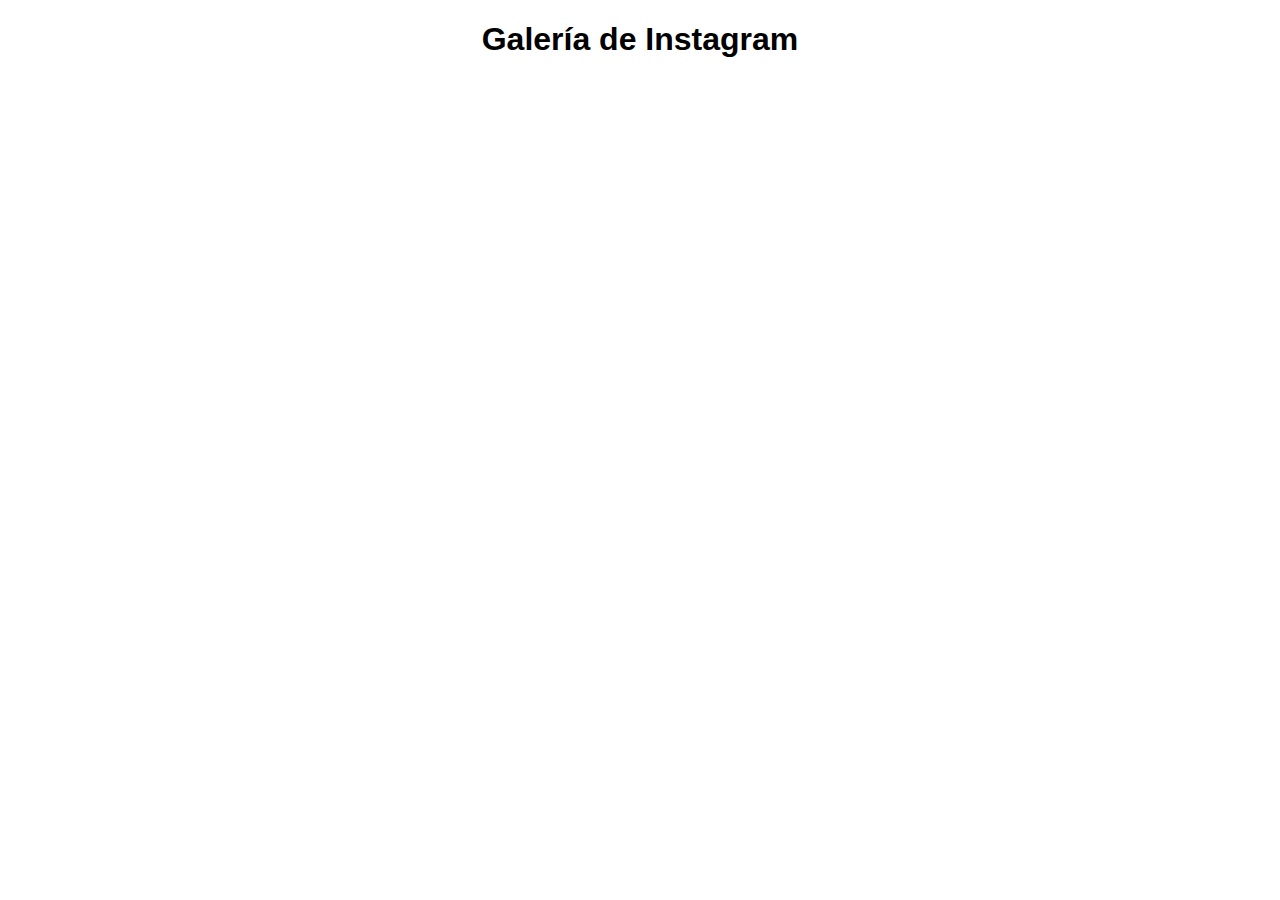
<file: carrucel.html>
<!DOCTYPE html>
<html lang="es">
<head>
    <meta charset="UTF-8">
    <meta name="viewport" content="width=device-width, initial-scale=1.0">
    <title>Galería de Instagram</title>
    <style>
        body {
            font-family: Arial, sans-serif;
            text-align: center;
        }
        .gallery {
            display: grid;
            grid-template-columns: repeat(auto-fit, minmax(200px, 1fr));
            gap: 10px;
            padding: 20px;
        }
        .gallery img {
            width: 100%;
            height: auto;
            border-radius: 10px;
        }
    </style>
</head>
<body>

    <h1>Galería de Instagram</h1>
    <div class="gallery" id="gallery"></div>

    <script>
        const accessToken = "IGAAG45HlZAiSZABZAE1ZAUE0wcTdwTkZAidVphZAldUWHQ0S2IydjR3TFRTZAldTU2trR1ZALY3ZAnR2lIX2ZAhOEJQNWh1RENYdVd3RE5ENWdLbEV4SE94RUhwNmU5aEoxTmtJX1h6STE4cXR3c2tHeGdCTVRCalNJS3pnNjJXZADNyVld6SQZDZD"; // Reemplázalo con tu token de acceso
        const userId = "TU_USER_ID"; // Reemplázalo con tu ID de usuario de Instagram

        async function fetchInstagramPhotos() {
            try {
                const response = await fetch(`https://graph.instagram.com/${userId}/media?fields=id,media_type,media_url,permalink&access_token=${accessToken}`);
                const data = await response.json();

                const gallery = document.getElementById("gallery");
                gallery.innerHTML = "";

                data.data.forEach(post => {
                    if (post.media_type === "IMAGE" || post.media_type === "CAROUSEL_ALBUM") {
                        const imgElement = document.createElement("a");
                        imgElement.href = post.permalink;
                        imgElement.target = "_blank";
                        imgElement.innerHTML = `<img src="${post.media_url}" alt="Instagram Image">`;
                        gallery.appendChild(imgElement);
                    }
                });
            } catch (error) {
                console.error("Error obteniendo imágenes de Instagram:", error);
            }
        }

        fetchInstagramPhotos();
    </script>

</body>
</html>
</file>
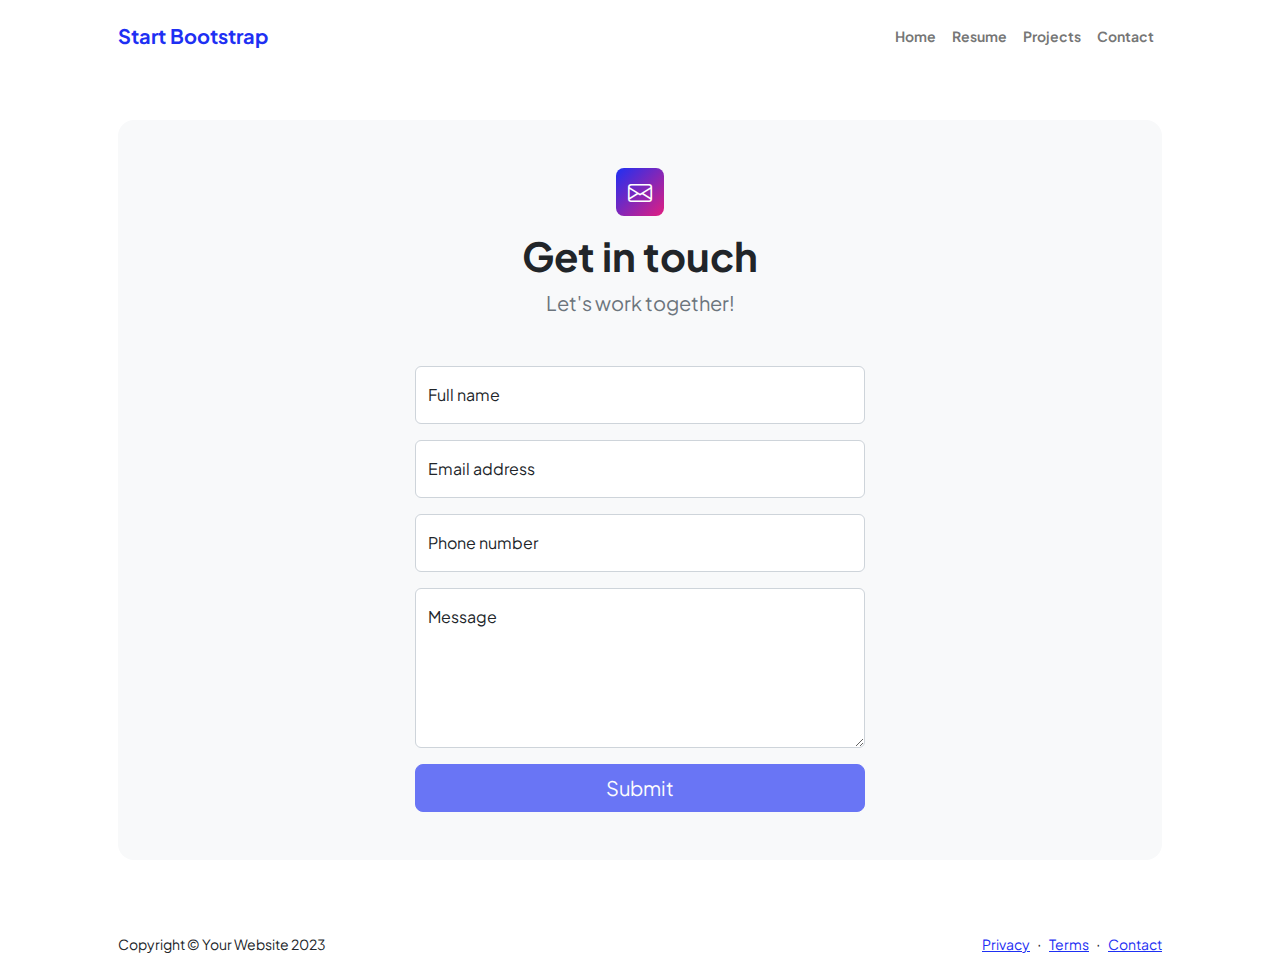
<file: contact.html>
<!DOCTYPE html>
<html lang="en">
    <head>
        <meta charset="utf-8" />
        <meta name="viewport" content="width=device-width, initial-scale=1, shrink-to-fit=no" />
        <meta name="description" content />
        <meta name="author" content />
        <title>Modern Business - Start Bootstrap Template</title>
        <!-- Favicon-->
        <link rel="icon" type="image/x-icon" href="assets/favicon.ico" />
        <!-- Custom Google font-->
        <link rel="preconnect" href="https://fonts.googleapis.com" />
        <link rel="preconnect" href="https://fonts.gstatic.com" crossorigin />
        <link href="https://fonts.googleapis.com/css2?family=Plus+Jakarta+Sans:wght@100;200;300;400;500;600;700;800;900&amp;display=swap" rel="stylesheet" />
        <!-- Bootstrap icons-->
        <link href="https://cdn.jsdelivr.net/npm/bootstrap-icons@1.8.1/font/bootstrap-icons.css" rel="stylesheet" />
        <!-- Core theme CSS (includes Bootstrap)-->
        <link href="css/styles.css" rel="stylesheet" />
    </head>
    <body class="d-flex flex-column">
        <main class="flex-shrink-0">
            <!-- Navigation-->
            <nav class="navbar navbar-expand-lg navbar-light bg-white py-3">
                <div class="container px-5">
                    <a class="navbar-brand" href="index.html"><span class="fw-bolder text-primary">Start Bootstrap</span></a>
                    <button class="navbar-toggler" type="button" data-bs-toggle="collapse" data-bs-target="#navbarSupportedContent" aria-controls="navbarSupportedContent" aria-expanded="false" aria-label="Toggle navigation"><span class="navbar-toggler-icon"></span></button>
                    <div class="collapse navbar-collapse" id="navbarSupportedContent">
                        <ul class="navbar-nav ms-auto mb-2 mb-lg-0 small fw-bolder">
                            <li class="nav-item"><a class="nav-link" href="index.html">Home</a></li>
                            <li class="nav-item"><a class="nav-link" href="resume.html">Resume</a></li>
                            <li class="nav-item"><a class="nav-link" href="projects.html">Projects</a></li>
                            <li class="nav-item"><a class="nav-link" href="contact.html">Contact</a></li>
                        </ul>
                    </div>
                </div>
            </nav>
            <!-- Page content-->
            <section class="py-5">
                <div class="container px-5">
                    <!-- Contact form-->
                    <div class="bg-light rounded-4 py-5 px-4 px-md-5">
                        <div class="text-center mb-5">
                            <div class="feature bg-primary bg-gradient-primary-to-secondary text-white rounded-3 mb-3"><i class="bi bi-envelope"></i></div>
                            <h1 class="fw-bolder">Get in touch</h1>
                            <p class="lead fw-normal text-muted mb-0">Let's work together!</p>
                        </div>
                        <div class="row gx-5 justify-content-center">
                            <div class="col-lg-8 col-xl-6">
                                <!-- * * * * * * * * * * * * * * *-->
                                <!-- * * SB Forms Contact Form * *-->
                                <!-- * * * * * * * * * * * * * * *-->
                                <!-- This form is pre-integrated with SB Forms.-->
                                <!-- To make this form functional, sign up at-->
                                <!-- https://startbootstrap.com/solution/contact-forms-->
                                <!-- to get an API token!-->
                                <form id="contactForm" data-sb-form-api-token="API_TOKEN">
                                    <!-- Name input-->
                                    <div class="form-floating mb-3">
                                        <input class="form-control" id="name" type="text" placeholder="Enter your name..." data-sb-validations="required" />
                                        <label for="name">Full name</label>
                                        <div class="invalid-feedback" data-sb-feedback="name:required">A name is required.</div>
                                    </div>
                                    <!-- Email address input-->
                                    <div class="form-floating mb-3">
                                        <input class="form-control" id="email" type="email" placeholder="name@example.com" data-sb-validations="required,email" />
                                        <label for="email">Email address</label>
                                        <div class="invalid-feedback" data-sb-feedback="email:required">An email is required.</div>
                                        <div class="invalid-feedback" data-sb-feedback="email:email">Email is not valid.</div>
                                    </div>
                                    <!-- Phone number input-->
                                    <div class="form-floating mb-3">
                                        <input class="form-control" id="phone" type="tel" placeholder="(123) 456-7890" data-sb-validations="required" />
                                        <label for="phone">Phone number</label>
                                        <div class="invalid-feedback" data-sb-feedback="phone:required">A phone number is required.</div>
                                    </div>
                                    <!-- Message input-->
                                    <div class="form-floating mb-3">
                                        <textarea class="form-control" id="message" type="text" placeholder="Enter your message here..." style="height: 10rem" data-sb-validations="required"></textarea>
                                        <label for="message">Message</label>
                                        <div class="invalid-feedback" data-sb-feedback="message:required">A message is required.</div>
                                    </div>
                                    <!-- Submit success message-->
                                    <!---->
                                    <!-- This is what your users will see when the form-->
                                    <!-- has successfully submitted-->
                                    <div class="d-none" id="submitSuccessMessage">
                                        <div class="text-center mb-3">
                                            <div class="fw-bolder">Form submission successful!</div>
                                            To activate this form, sign up at
                                            <br />
                                            <a href="https://startbootstrap.com/solution/contact-forms">https://startbootstrap.com/solution/contact-forms</a>
                                        </div>
                                    </div>
                                    <!-- Submit error message-->
                                    <!---->
                                    <!-- This is what your users will see when there is-->
                                    <!-- an error submitting the form-->
                                    <div class="d-none" id="submitErrorMessage"><div class="text-center text-danger mb-3">Error sending message!</div></div>
                                    <!-- Submit Button-->
                                    <div class="d-grid"><button class="btn btn-primary btn-lg disabled" id="submitButton" type="submit">Submit</button></div>
                                </form>
                            </div>
                        </div>
                    </div>
                </div>
            </section>
        </main>
        <!-- Footer-->
        <footer class="bg-white py-4 mt-auto">
            <div class="container px-5">
                <div class="row align-items-center justify-content-between flex-column flex-sm-row">
                    <div class="col-auto"><div class="small m-0">Copyright &copy; Your Website 2023</div></div>
                    <div class="col-auto">
                        <a class="small" href="#!">Privacy</a>
                        <span class="mx-1">&middot;</span>
                        <a class="small" href="#!">Terms</a>
                        <span class="mx-1">&middot;</span>
                        <a class="small" href="#!">Contact</a>
                    </div>
                </div>
            </div>
        </footer>
        <!-- Bootstrap core JS-->
        <script src="https://cdn.jsdelivr.net/npm/bootstrap@5.2.3/dist/js/bootstrap.bundle.min.js"></script>
        <!-- Core theme JS-->
        <script src="js/scripts.js"></script>
        <!-- * * * * * * * * * * * * * * * * * * * * * * * * * * * * * * * * * * * * * * * *-->
        <!-- * *                               SB Forms JS                               * *-->
        <!-- * * Activate your form at https://startbootstrap.com/solution/contact-forms * *-->
        <!-- * * * * * * * * * * * * * * * * * * * * * * * * * * * * * * * * * * * * * * * *-->
        <script src="https://cdn.startbootstrap.com/sb-forms-latest.js"></script>
    </body>
</html>
</file>
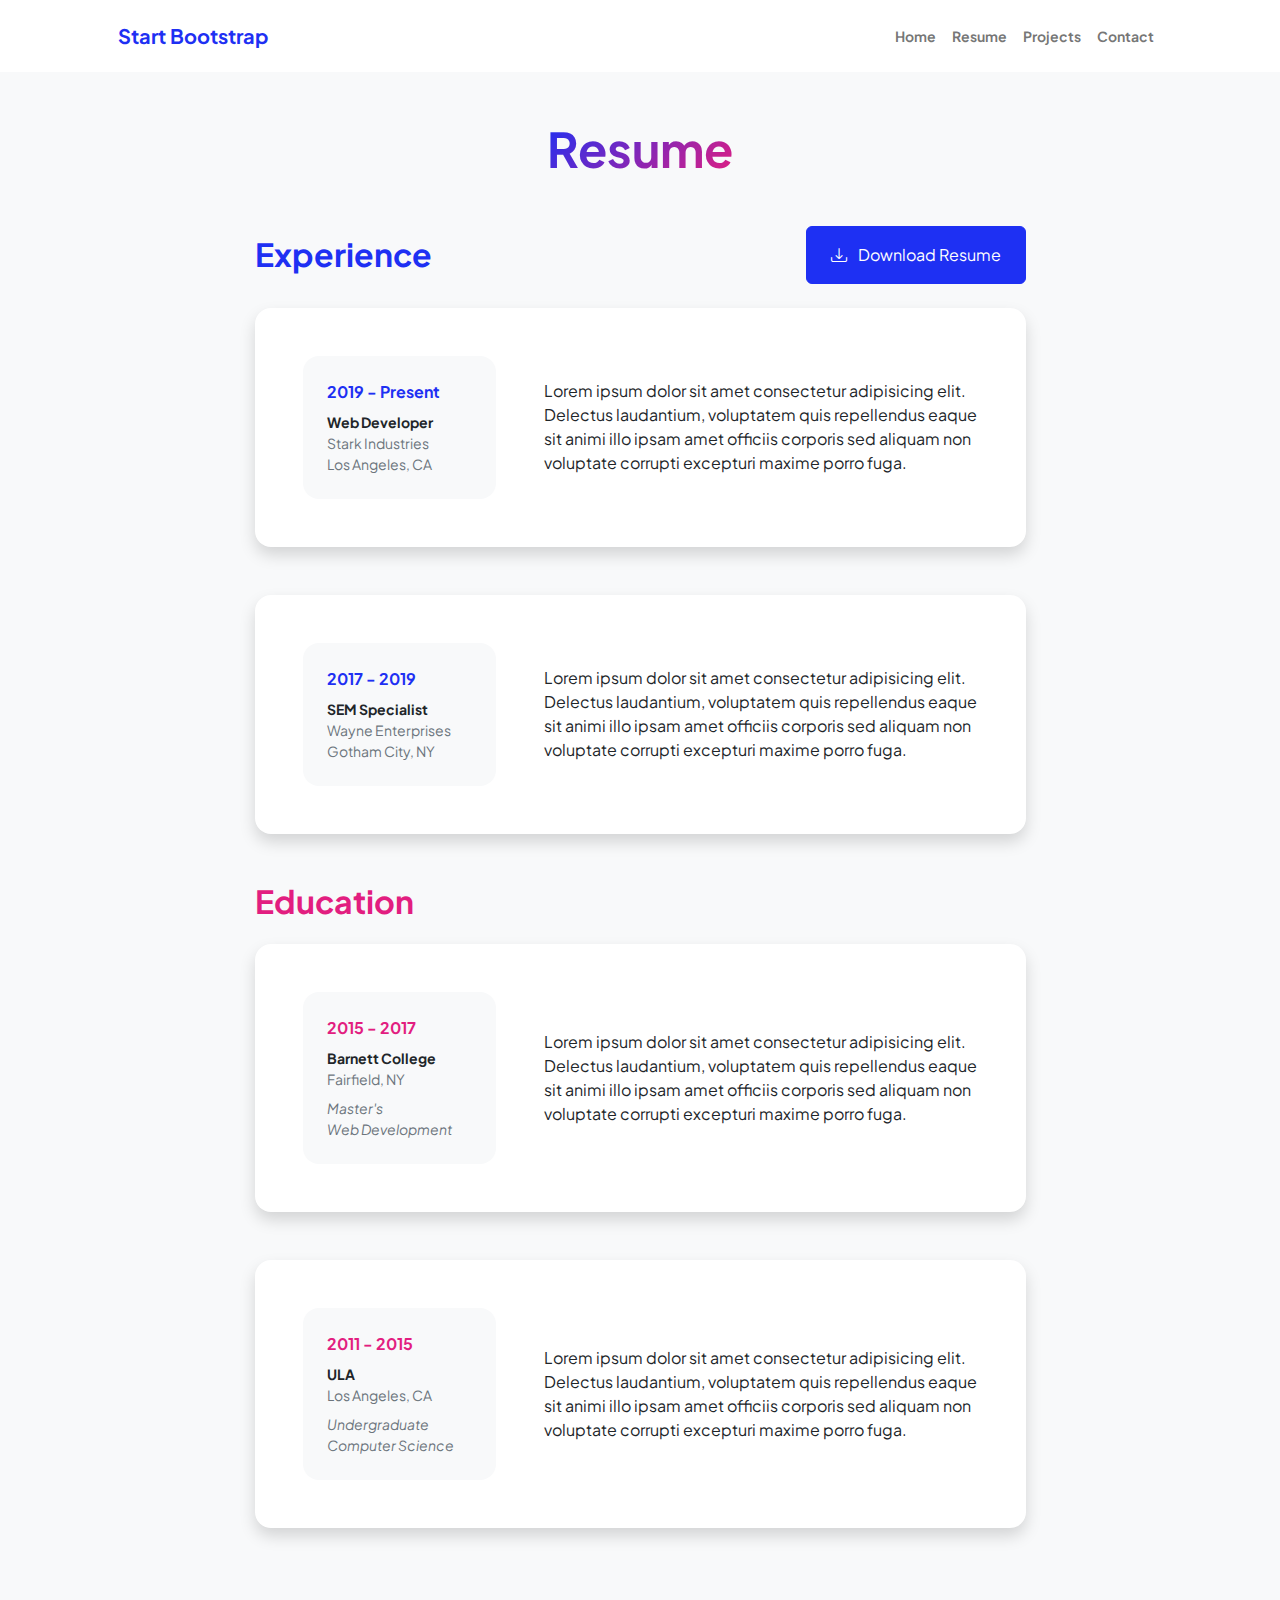
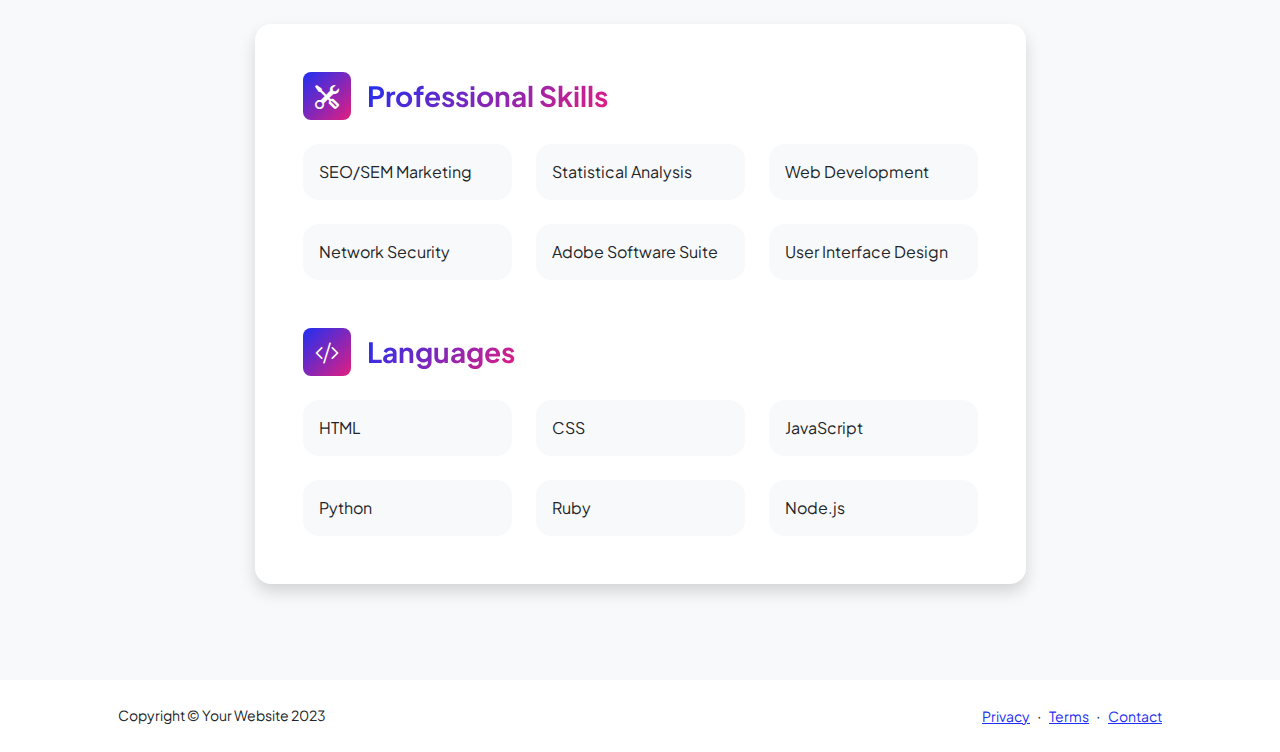
<file: resume.html>
<!DOCTYPE html>
<html lang="en">
    <head>
        <meta charset="utf-8" />
        <meta name="viewport" content="width=device-width, initial-scale=1, shrink-to-fit=no" />
        <meta name="description" content="" />
        <meta name="author" content="" />
        <title>Personal - Start Bootstrap Template</title>
        <!-- Favicon-->
        <link rel="icon" type="image/x-icon" href="assets/favicon.ico" />
        <!-- Custom Google font-->
        <link rel="preconnect" href="https://fonts.googleapis.com" />
        <link rel="preconnect" href="https://fonts.gstatic.com" crossorigin />
        <link href="https://fonts.googleapis.com/css2?family=Plus+Jakarta+Sans:wght@100;200;300;400;500;600;700;800;900&amp;display=swap" rel="stylesheet" />
        <!-- Bootstrap icons-->
        <link href="https://cdn.jsdelivr.net/npm/bootstrap-icons@1.8.1/font/bootstrap-icons.css" rel="stylesheet" />
        <!-- Core theme CSS (includes Bootstrap)-->
        <link href="css/styles.css" rel="stylesheet" />
    </head>
    <body class="d-flex flex-column h-100 bg-light">
        <main class="flex-shrink-0">
            <!-- Navigation-->
            <nav class="navbar navbar-expand-lg navbar-light bg-white py-3">
                <div class="container px-5">
                    <a class="navbar-brand" href="index.html"><span class="fw-bolder text-primary">Start Bootstrap</span></a>
                    <button class="navbar-toggler" type="button" data-bs-toggle="collapse" data-bs-target="#navbarSupportedContent" aria-controls="navbarSupportedContent" aria-expanded="false" aria-label="Toggle navigation"><span class="navbar-toggler-icon"></span></button>
                    <div class="collapse navbar-collapse" id="navbarSupportedContent">
                        <ul class="navbar-nav ms-auto mb-2 mb-lg-0 small fw-bolder">
                            <li class="nav-item"><a class="nav-link" href="index.html">Home</a></li>
                            <li class="nav-item"><a class="nav-link" href="resume.html">Resume</a></li>
                            <li class="nav-item"><a class="nav-link" href="projects.html">Projects</a></li>
                            <li class="nav-item"><a class="nav-link" href="contact.html">Contact</a></li>
                        </ul>
                    </div>
                </div>
            </nav>
            <!-- Page Content-->
            <div class="container px-5 my-5">
                <div class="text-center mb-5">
                    <h1 class="display-5 fw-bolder mb-0"><span class="text-gradient d-inline">Resume</span></h1>
                </div>
                <div class="row gx-5 justify-content-center">
                    <div class="col-lg-11 col-xl-9 col-xxl-8">
                        <!-- Experience Section-->
                        <section>
                            <div class="d-flex align-items-center justify-content-between mb-4">
                                <h2 class="text-primary fw-bolder mb-0">Experience</h2>
                                <!-- Download resume button-->
                                <!-- Note: Set the link href target to a PDF file within your project-->
                                <a class="btn btn-primary px-4 py-3" href="#!">
                                    <div class="d-inline-block bi bi-download me-2"></div>
                                    Download Resume
                                </a>
                            </div>
                            <!-- Experience Card 1-->
                            <div class="card shadow border-0 rounded-4 mb-5">
                                <div class="card-body p-5">
                                    <div class="row align-items-center gx-5">
                                        <div class="col text-center text-lg-start mb-4 mb-lg-0">
                                            <div class="bg-light p-4 rounded-4">
                                                <div class="text-primary fw-bolder mb-2">2019 - Present</div>
                                                <div class="small fw-bolder">Web Developer</div>
                                                <div class="small text-muted">Stark Industries</div>
                                                <div class="small text-muted">Los Angeles, CA</div>
                                            </div>
                                        </div>
                                        <div class="col-lg-8"><div>Lorem ipsum dolor sit amet consectetur adipisicing elit. Delectus laudantium, voluptatem quis repellendus eaque sit animi illo ipsam amet officiis corporis sed aliquam non voluptate corrupti excepturi maxime porro fuga.</div></div>
                                    </div>
                                </div>
                            </div>
                            <!-- Experience Card 2-->
                            <div class="card shadow border-0 rounded-4 mb-5">
                                <div class="card-body p-5">
                                    <div class="row align-items-center gx-5">
                                        <div class="col text-center text-lg-start mb-4 mb-lg-0">
                                            <div class="bg-light p-4 rounded-4">
                                                <div class="text-primary fw-bolder mb-2">2017 - 2019</div>
                                                <div class="small fw-bolder">SEM Specialist</div>
                                                <div class="small text-muted">Wayne Enterprises</div>
                                                <div class="small text-muted">Gotham City, NY</div>
                                            </div>
                                        </div>
                                        <div class="col-lg-8"><div>Lorem ipsum dolor sit amet consectetur adipisicing elit. Delectus laudantium, voluptatem quis repellendus eaque sit animi illo ipsam amet officiis corporis sed aliquam non voluptate corrupti excepturi maxime porro fuga.</div></div>
                                    </div>
                                </div>
                            </div>
                        </section>
                        <!-- Education Section-->
                        <section>
                            <h2 class="text-secondary fw-bolder mb-4">Education</h2>
                            <!-- Education Card 1-->
                            <div class="card shadow border-0 rounded-4 mb-5">
                                <div class="card-body p-5">
                                    <div class="row align-items-center gx-5">
                                        <div class="col text-center text-lg-start mb-4 mb-lg-0">
                                            <div class="bg-light p-4 rounded-4">
                                                <div class="text-secondary fw-bolder mb-2">2015 - 2017</div>
                                                <div class="mb-2">
                                                    <div class="small fw-bolder">Barnett College</div>
                                                    <div class="small text-muted">Fairfield, NY</div>
                                                </div>
                                                <div class="fst-italic">
                                                    <div class="small text-muted">Master's</div>
                                                    <div class="small text-muted">Web Development</div>
                                                </div>
                                            </div>
                                        </div>
                                        <div class="col-lg-8"><div>Lorem ipsum dolor sit amet consectetur adipisicing elit. Delectus laudantium, voluptatem quis repellendus eaque sit animi illo ipsam amet officiis corporis sed aliquam non voluptate corrupti excepturi maxime porro fuga.</div></div>
                                    </div>
                                </div>
                            </div>
                            <!-- Education Card 2-->
                            <div class="card shadow border-0 rounded-4 mb-5">
                                <div class="card-body p-5">
                                    <div class="row align-items-center gx-5">
                                        <div class="col text-center text-lg-start mb-4 mb-lg-0">
                                            <div class="bg-light p-4 rounded-4">
                                                <div class="text-secondary fw-bolder mb-2">2011 - 2015</div>
                                                <div class="mb-2">
                                                    <div class="small fw-bolder">ULA</div>
                                                    <div class="small text-muted">Los Angeles, CA</div>
                                                </div>
                                                <div class="fst-italic">
                                                    <div class="small text-muted">Undergraduate</div>
                                                    <div class="small text-muted">Computer Science</div>
                                                </div>
                                            </div>
                                        </div>
                                        <div class="col-lg-8"><div>Lorem ipsum dolor sit amet consectetur adipisicing elit. Delectus laudantium, voluptatem quis repellendus eaque sit animi illo ipsam amet officiis corporis sed aliquam non voluptate corrupti excepturi maxime porro fuga.</div></div>
                                    </div>
                                </div>
                            </div>
                        </section>
                        <!-- Divider-->
                        <div class="pb-5"></div>
                        <!-- Skills Section-->
                        <section>
                            <!-- Skillset Card-->
                            <div class="card shadow border-0 rounded-4 mb-5">
                                <div class="card-body p-5">
                                    <!-- Professional skills list-->
                                    <div class="mb-5">
                                        <div class="d-flex align-items-center mb-4">
                                            <div class="feature bg-primary bg-gradient-primary-to-secondary text-white rounded-3 me-3"><i class="bi bi-tools"></i></div>
                                            <h3 class="fw-bolder mb-0"><span class="text-gradient d-inline">Professional Skills</span></h3>
                                        </div>
                                        <div class="row row-cols-1 row-cols-md-3 mb-4">
                                            <div class="col mb-4 mb-md-0"><div class="d-flex align-items-center bg-light rounded-4 p-3 h-100">SEO/SEM Marketing</div></div>
                                            <div class="col mb-4 mb-md-0"><div class="d-flex align-items-center bg-light rounded-4 p-3 h-100">Statistical Analysis</div></div>
                                            <div class="col"><div class="d-flex align-items-center bg-light rounded-4 p-3 h-100">Web Development</div></div>
                                        </div>
                                        <div class="row row-cols-1 row-cols-md-3">
                                            <div class="col mb-4 mb-md-0"><div class="d-flex align-items-center bg-light rounded-4 p-3 h-100">Network Security</div></div>
                                            <div class="col mb-4 mb-md-0"><div class="d-flex align-items-center bg-light rounded-4 p-3 h-100">Adobe Software Suite</div></div>
                                            <div class="col"><div class="d-flex align-items-center bg-light rounded-4 p-3 h-100">User Interface Design</div></div>
                                        </div>
                                    </div>
                                    <!-- Languages list-->
                                    <div class="mb-0">
                                        <div class="d-flex align-items-center mb-4">
                                            <div class="feature bg-primary bg-gradient-primary-to-secondary text-white rounded-3 me-3"><i class="bi bi-code-slash"></i></div>
                                            <h3 class="fw-bolder mb-0"><span class="text-gradient d-inline">Languages</span></h3>
                                        </div>
                                        <div class="row row-cols-1 row-cols-md-3 mb-4">
                                            <div class="col mb-4 mb-md-0"><div class="d-flex align-items-center bg-light rounded-4 p-3 h-100">HTML</div></div>
                                            <div class="col mb-4 mb-md-0"><div class="d-flex align-items-center bg-light rounded-4 p-3 h-100">CSS</div></div>
                                            <div class="col"><div class="d-flex align-items-center bg-light rounded-4 p-3 h-100">JavaScript</div></div>
                                        </div>
                                        <div class="row row-cols-1 row-cols-md-3">
                                            <div class="col mb-4 mb-md-0"><div class="d-flex align-items-center bg-light rounded-4 p-3 h-100">Python</div></div>
                                            <div class="col mb-4 mb-md-0"><div class="d-flex align-items-center bg-light rounded-4 p-3 h-100">Ruby</div></div>
                                            <div class="col"><div class="d-flex align-items-center bg-light rounded-4 p-3 h-100">Node.js</div></div>
                                        </div>
                                    </div>
                                </div>
                            </div>
                        </section>
                    </div>
                </div>
            </div>
        </main>
        <!-- Footer-->
        <footer class="bg-white py-4 mt-auto">
            <div class="container px-5">
                <div class="row align-items-center justify-content-between flex-column flex-sm-row">
                    <div class="col-auto"><div class="small m-0">Copyright &copy; Your Website 2023</div></div>
                    <div class="col-auto">
                        <a class="small" href="#!">Privacy</a>
                        <span class="mx-1">&middot;</span>
                        <a class="small" href="#!">Terms</a>
                        <span class="mx-1">&middot;</span>
                        <a class="small" href="#!">Contact</a>
                    </div>
                </div>
            </div>
        </footer>
        <!-- Bootstrap core JS-->
        <script src="https://cdn.jsdelivr.net/npm/bootstrap@5.2.3/dist/js/bootstrap.bundle.min.js"></script>
        <!-- Core theme JS-->
        <script src="js/scripts.js"></script>
    </body>
</html>
</file>
